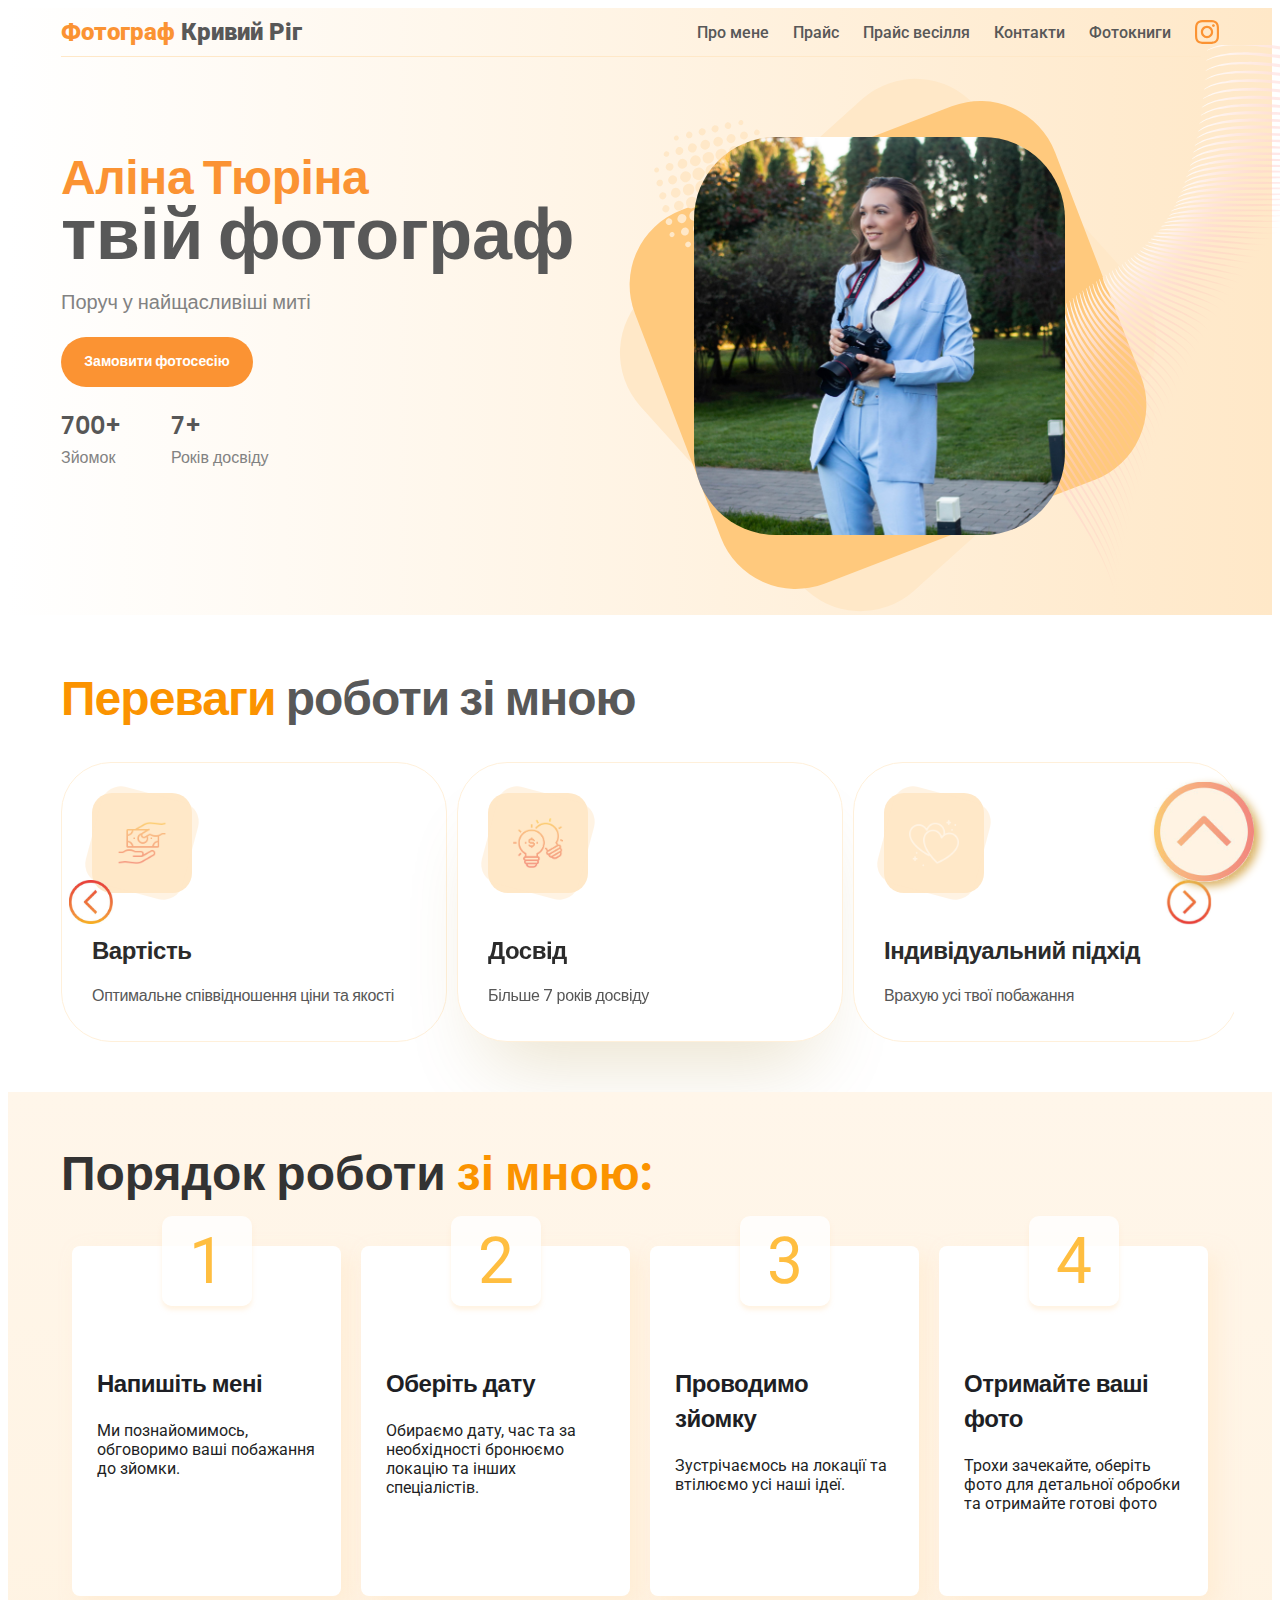
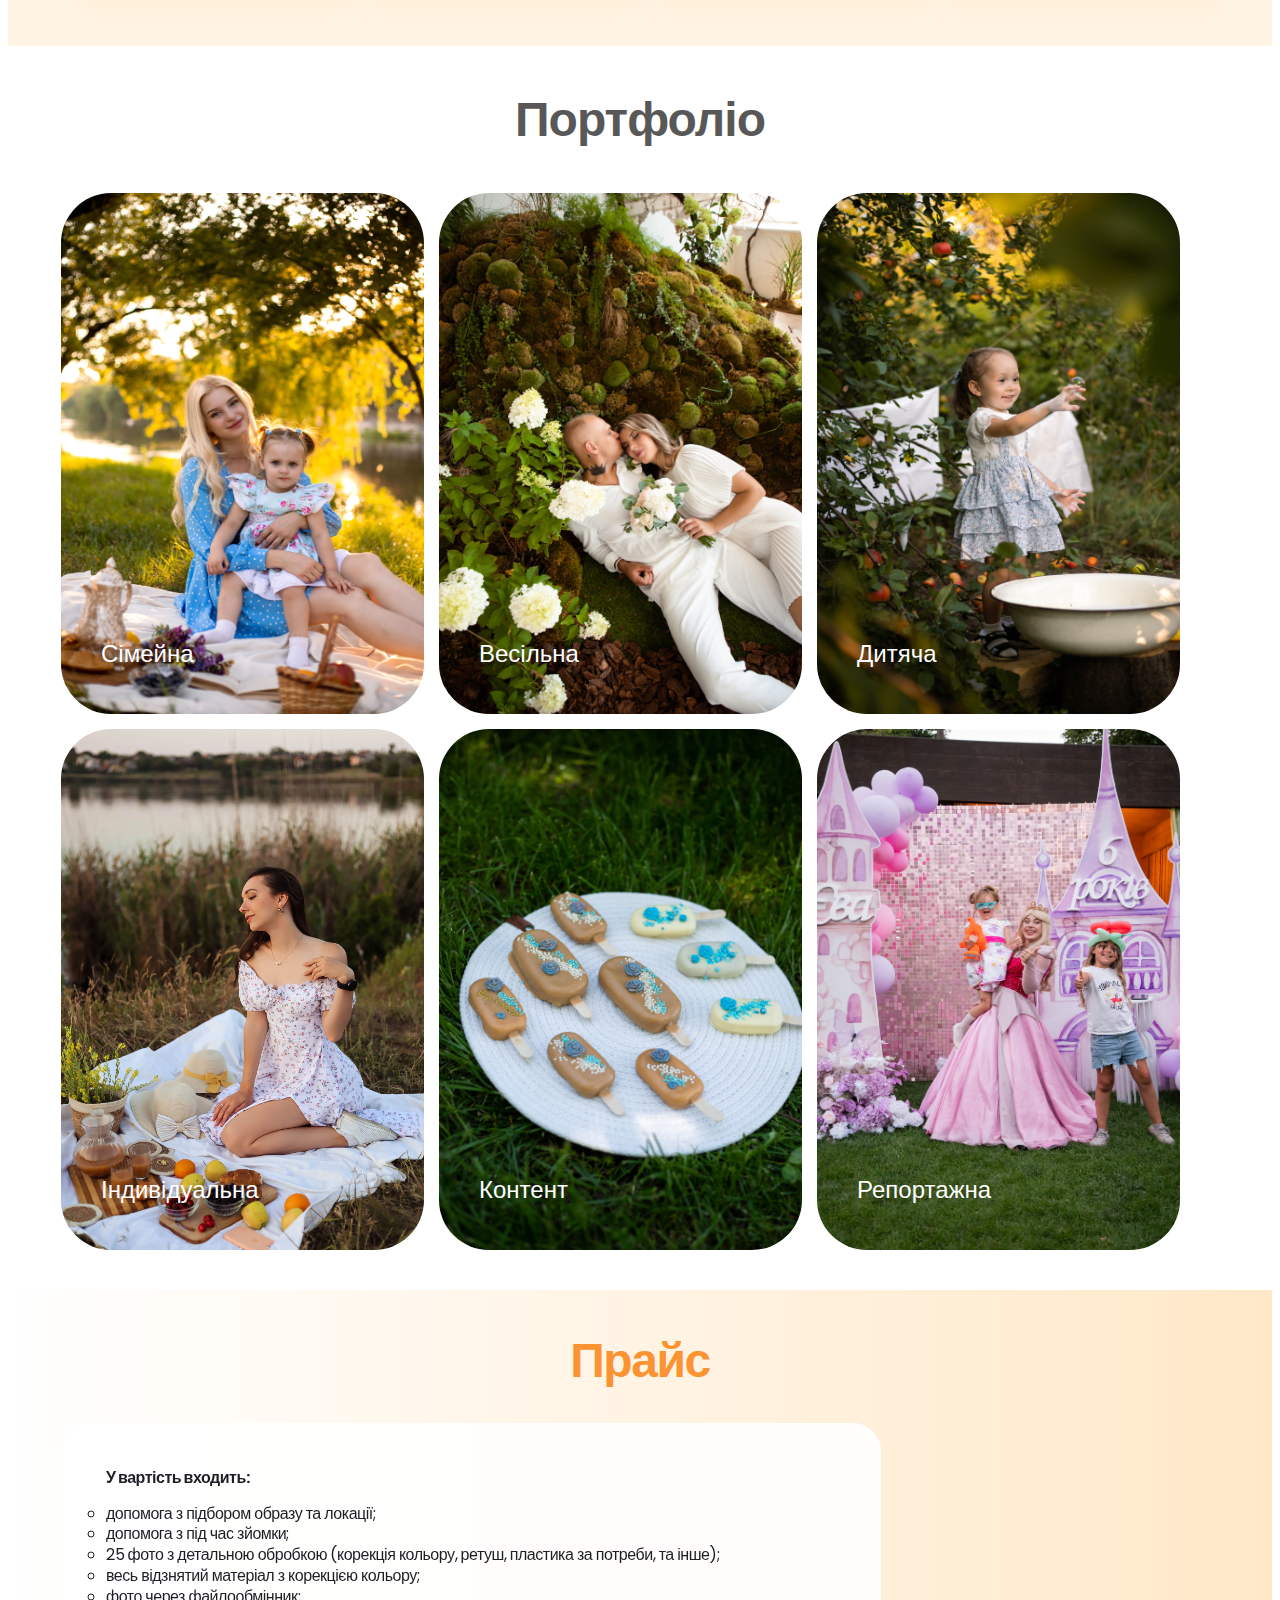
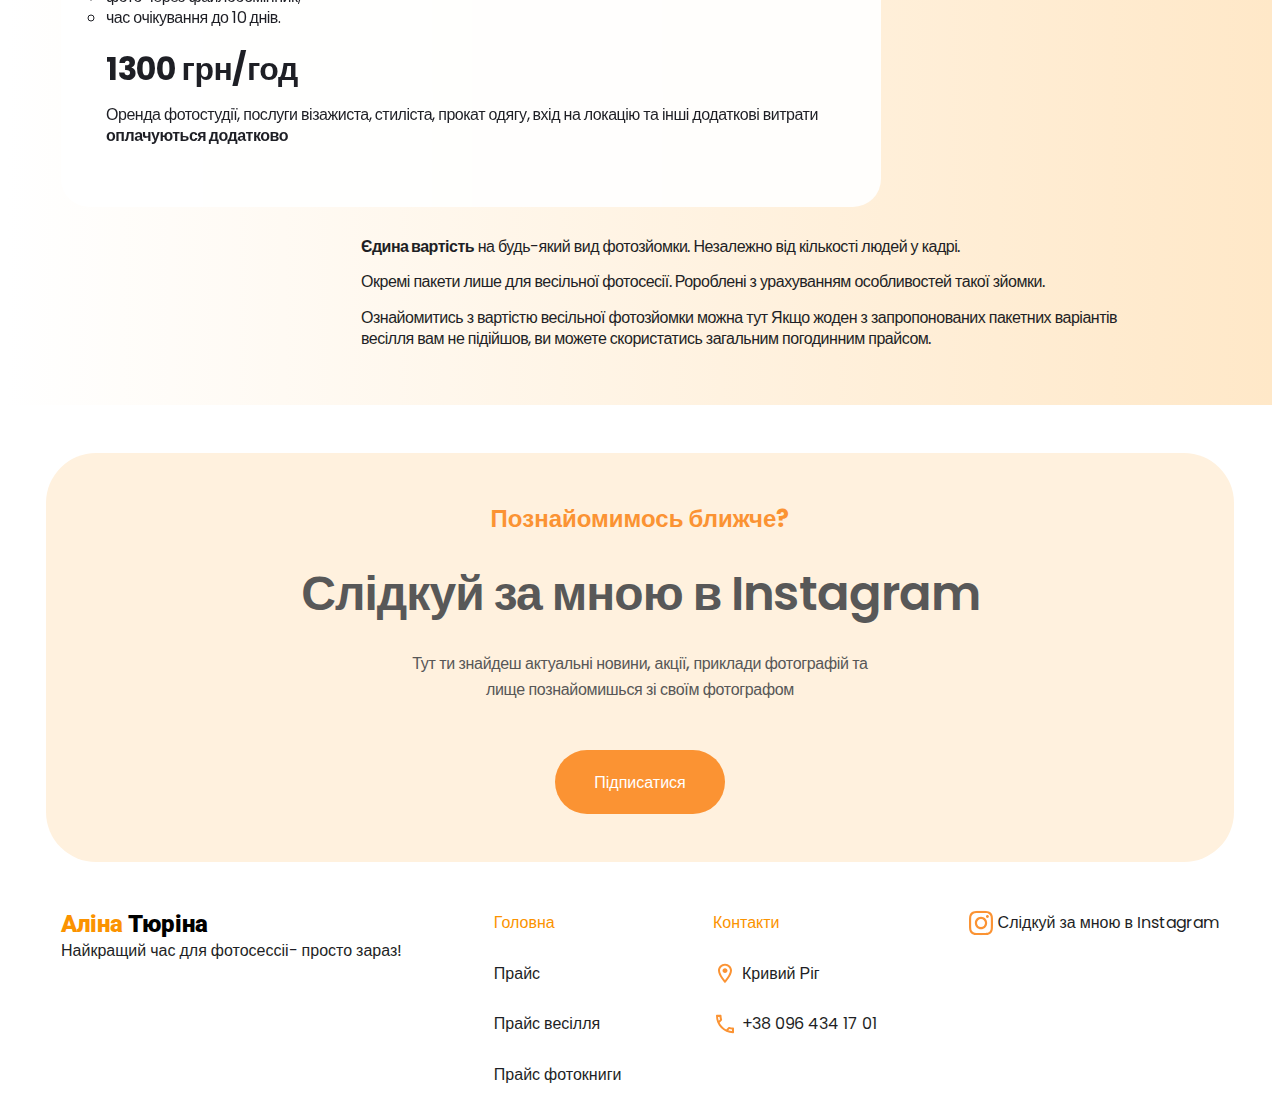
<file: index.html>
<!DOCTYPE html>
<html lang="en">
    <head>
        <meta charset="UTF-8" />
        <meta name="viewport" content="width=device-width, initial-scale=1.0" />
        <title>Фотограф Кривий Ріг</title>
        <link
            rel="stylesheet"
            href="https://cdn.jsdelivr.net/npm/swiper@11/swiper-bundle.min.css"
        />
        <link rel="icon" href="./img/svg/favicon.png" type="image/x-icon" />
        <link rel="stylesheet" href="./style.css" />
        <link rel="preconnect" href="https://fonts.googleapis.com" />
        <link rel="preconnect" href="https://fonts.gstatic.com" crossorigin />
        <link
            href="https://fonts.googleapis.com/css2?family=Roboto:ital,wght@0,100;0,300;0,400;0,500;0,700;0,900;1,100;1,300;1,400;1,500;1,700;1,900&display=swap"
            rel="stylesheet"
        />
        <link rel="preconnect" href="https://fonts.googleapis.com" />
        <link rel="preconnect" href="https://fonts.gstatic.com" crossorigin />
        <link
            href="https://fonts.googleapis.com/css2?family=Poppins:ital,wght@0,100;0,200;0,300;0,400;0,500;0,600;0,700;0,800;0,900;1,100;1,200;1,300;1,400;1,500;1,600;1,700;1,800;1,900&family=Roboto:ital,wght@0,100;0,300;0,400;0,500;0,700;0,900;1,100;1,300;1,400;1,500;1,700;1,900&display=swap"
            rel="stylesheet"
        />
    </head>
    <body>
        <header class="page-header">
            <div class="container">
                <div class="header-container">
                    <nav class="page-nav">
                        <a href="./index.html" class="nav-logo-header"
                            ><span class="header-logo-accent">Фотограф</span> Кривий Ріг</a
                        >
                        <ul class="menu">
                            <li class="nav-list-item">
                                <a href="#about-me" class="nav-link menu-position">Про мене</a>
                            </li>
                            <li class="nav-list-item">
                                <a href="#price" class="nav-link">Прайс</a>
                            </li>
                            <li class="nav-list-item">
                                <a href="./wedding.html" class="nav-link">Прайс весілля</a>
                            </li>
                            <li class="nav-list-item">
                                <a href="#contact" class="nav-link">Контакти</a>
                            </li>
                            <li class="nav-list-item">
                                <a href="./photobook.html" class="nav-link">Фотокниги</a>
                            </li>
                            <li class="social-link-item">
                                <a
                                    href="https://www.instagram.com/alina.tiyrina/"
                                    target="_blank"
                                    class="nav-link-cocial"
                                    ><img src="./img/svg/instagram.svg" alt="" />
                                </a>
                            </li>
                        </ul>
                        <button type="button" class="solid-menu-btn">
                            <img src="./img/svg/menu-bar.png" alt="" />
                        </button>
                    </nav>
                </div>
            </div>
        </header>
        <main>
            <section class="hero-section">
                <div class="container hero-container">
                    <div class="hero-text-block">
                        <h2 class="hero-title">
                            <span class="hero-title-accent">Аліна Тюріна</span>
                            <br />
                            твій фотограф
                        </h2>
                        <p class="hero-text">Поруч у найщасливіші миті</p>
                        <a href="https://www.instagram.com/alina.tiyrina/" class="hero-btn">Замовити фотосесію</a>

                        <div class="hero-statistic">
                            <div class="hero-stat-box">
                                <p class="hero-stat-number">700+</p>
                                <p class="hero-stat-text">Зйомок</p>
                            </div>
                            <div class="hero-stat-box">
                                <p class="hero-stat-number">7+</p>
                                <p class="hero-stat-text">Років досвіду</p>
                            </div>
                            <div class="hero-stat-box">
                                <p class="hero-stat-number"></p>
                                <p class="hero-stat-text"></p>
                            </div>
                        </div>
                    </div>
                    <div class="img-container">
                        <img class="hero-img" src="./img/my-photo.jpg" alt="my photo" />
                        <div class="decor-beg"></div>
                        <div class="decor-orange"></div>
                        <img class="decor-vector" src="./img/svg/Group.svg" alt="" />
                        <img class="decor-vector-one" src="./img/svg/Vector.svg" alt="" />
                    </div>
                </div>
            </section>
            <section class="advantages-section container">
                <h3 class="advantages-title">
                    <span class="advantages-title-accent">Переваги</span> роботи зі мною
                </h3>
                <div class="swiper">
                    <button class="back slider-btn-prev">
                        <img src="./img/svg/arrow.png" alt="" />
                    </button>
                    <ul class="advantages-list swiper-wrapper">
                        <li class="advantages-item swiper-slide">
                            <div class="advantages-decor">
                                <img class="advantages-img" src="./img/svg/cost.png" alt="" />
                                <div class="advantages-decor-second"></div>
                            </div>

                            <p class="advantages-item-title">Вартість</p>
                            <p class="advantages-item-text">
                                Оптимальне співвідношення ціни та якості
                            </p>
                        </li>
                        <li class="advantages-item swiper-slide">
                            <div class="advantages-decor">
                                <img class="advantages-img" src="./img/svg/expiriens.png" alt="" />
                                <div class="advantages-decor-second"></div>
                            </div>

                            <p class="advantages-item-title">Досвід</p>
                            <p class="advantages-item-text">Більше 7 років досвіду</p>
                        </li>
                        <li class="advantages-item swiper-slide">
                            <div class="advantages-decor">
                                <img class="advantages-img" src="./img/svg/individual.png" alt="" />
                                <div class="advantages-decor-second"></div>
                            </div>

                            <p class="advantages-item-title">Індивідуальний підхід</p>
                            <p class="advantages-item-text">Врахую усі твої побажання</p>
                        </li>
                        <li class="advantages-item swiper-slide">
                            <div class="advantages-decor">
                                <img class="advantages-img" src="./img/svg/location.png" alt="" />
                                <div class="advantages-decor-second"></div>
                            </div>

                            <p class="advantages-item-title">Географія</p>
                            <p class="advantages-item-text">Працюю по всьому місту</p>
                        </li>
                        <li class="advantages-item swiper-slide">
                            <div class="advantages-decor">
                                <img class="advantages-img" src="./img/svg/time.png" alt="" />
                                <div class="advantages-decor-second"></div>
                            </div>

                            <p class="advantages-item-title">Швидкість</p>
                            <p class="advantages-item-text">
                                Час очікування готових фото до 10 днів
                            </p>
                        </li>
                        <li class="advantages-item swiper-slide">
                            <div class="advantages-decor">
                                <img class="advantages-img" src="./img/svg/universal.png" alt="" />
                                <div class="advantages-decor-second"></div>
                            </div>

                            <p class="advantages-item-title">Універсальність</p>
                            <p class="advantages-item-text">Проводжу більшість видів зйомки</p>
                        </li>
                    </ul>
                    <button class="slider-btn-next">
                        <img src="./img/svg/arrow.png" alt="" />
                    </button>
                </div>
            </section>
            <!-- Work order -->
            <section class="work-order-section">
                <div class="container">
                    <h2 class="work-section-title">
                        Порядок роботи <span class="accent">зі мною:</span>
                    </h2>
                    <ul class="work-order-list">
                        <li class="work-order-item">
                            <div class="work-order-decor">
                                <p class="work-order-section-number">1</p>
                            </div>
                            <div class="work-div">
                                <h2 class="work-order-section-title">Напишіть мені</h2>
                                <p class="work-order-section-text">
                                    Ми познайомимось, обговоримо ваші побажання до зйомки.
                                </p>
                            </div>
                        </li>
                        <li class="work-order-item">
                            <div class="work-order-decor">
                                <p class="work-order-section-number">2</p>
                            </div>
                            <div class="work-div">
                                <h2 class="work-order-section-title">Оберіть дату</h2>
                                <p class="work-order-section-text">
                                    Обираємо дату, час та за необхідності бронюємо локацію та інших
                                    спеціалістів.
                                </p>
                            </div>
                        </li>
                        <li class="work-order-item">
                            <div class="work-order-decor">
                                <p class="work-order-section-number">3</p>
                            </div>
                            <div class="work-div">
                                <h2 class="work-order-section-title">Проводимо зйомку</h2>
                                <p class="work-order-section-text">
                                    Зустрічаємось на локації та втілюємо усі наші ідеї.
                                </p>
                            </div>
                        </li>
                        <li class="work-order-item">
                            <div class="work-order-decor">
                                <p class="work-order-section-number">4</p>
                            </div>
                            <div class="work-div">
                                <h2 class="work-order-section-title">Отримайте ваші фото</h2>
                                <p class="work-order-section-text">
                                    Трохи зачекайте, оберіть фото для детальної обробки та отримайте
                                    готові фото
                                </p>
                            </div>
                        </li>
                    </ul>
                </div>
            </section>
            <section class="portfolio-sectin container" id="portfolio">
                <h2 class="portfolio-title">Портфоліо</h2>
                <ul class="portfolio-list">
                    <li class="portfolio-item">
                        <img class="portfolio-img" src="./img/family.jpg" alt="" />
                        <p class="portfolio-text">Сімейна</p>
                    </li>
                    <li class="portfolio-item">
                        <img class="portfolio-img" src="./img/wedding.jpg" alt="" />
                        <p class="portfolio-text">Весільна</p>
                    </li>
                    <li class="portfolio-item">
                        <img class="portfolio-img" src="./img/children.jpg" alt="" />
                        <p class="portfolio-text">Дитяча</p>
                    </li>
                    <li class="portfolio-item">
                        <img class="portfolio-img" src="./img/individual.jpg" alt="" />
                        <p class="portfolio-text">Індивідуальна</p>
                    </li>
                    <li class="portfolio-item">
                        <img class="portfolio-img" src="./img/content.jpg" alt="" />
                        <p class="portfolio-text">Контент</p>
                    </li>
                    <li class="portfolio-item">
                        <img class="portfolio-img" src="./img/reportage.jpg" alt="" />
                        <p class="portfolio-text">Репортажна</p>
                    </li>
                </ul>
            </section>
            <section class="price-section" id="price">
                <div class="container">
                    <h2 class="price-title">Прайс</h2>
                    <div class="price-container">
                        <p class="price-text bold">У вартість входить:</p>
                        <ul class="price-list">
                            <li class="price-item">допомога з підбором образу та локації;</li>
                            <li class="price-item">допомога з під час зйомки;</li>
                            <li class="price-item">
                                25 фото з детальною обробкою (корекція кольору, ретуш, пластика за
                                потреби, та інше);
                            </li>
                            <li class="price-item">весь відзнятий матеріал з корекцією кольору;</li>
                            <li class="price-item">фото через файлообмінник;</li>
                            <li class="price-item">час очікування до 10 днів.</li>
                        </ul>
                        <p class="price-text price bold">1300 грн/год</p>
                        <p class="price-text">
                            Оренда фотостудії, послуги візажиста, стиліста, прокат одягу, вхід на
                            локацію та інші додаткові витрати
                            <span class="bold">оплачуються додатково</span>
                        </p>
                    </div>
                    <div class="price-add">
                        <p class="price-text">
                            <span class="bold">Єдина вартість</span> на будь-який вид фотозйомки.
                            Незалежно від кількості людей у кадрі.
                        </p>
                        <p class="price-text">
                            Окремі пакети лише для весільної фотосесії. Ророблені з урахуванням
                            особливостей такої зйомки.
                        </p>
                        <p class="price-text">
                            Ознайомитись з вартістю <a href="/wedding.html">весільної фотозйомки можна тут</a>
                            Якщо жоден з запропонованих пакетних варіантів весілля вам не підійшов,
                            ви можете скористатись загальним погодинним прайсом.
                        </p>
                    </div>
                </div>
            </section>
            <section class="insta-sectiton container" id="contact">
                <div class="insta-box">
                    <p class="insta-preTitle">Познайомимось ближче?</p>
                    <p class="insta-Title">Слідкуй за мною в Instagram</p>
                    <p class="insta-text">
                        Тут ти знайдеш актуальні новини, акції, приклади фотографій та лище
                        познайомишься зі своїм фотографом
                    </p>
                </div>
                <a class="insta-link" href="https://www.instagram.com/alina.tiyrina/"
                    >Підписатися</a
                >
            </section>

            <a class="nav-btn" href="./index.html"
                ><img class="nav-btn-img" src="./img/svg/arrow.png" alt="" />
            </a>
            <footer>
                <section class="footer-section container">
                    <div class="footer-box">
                        <a href="./index.html" class="footer-logo"
                            ><span class="accent">Аліна</span> Тюріна</a
                        >
                        <p class="footer-text">Найкращий час для фотосессіі- просто зараз!</p>
                    </div>
                    <div class="footer-box">
                        <ul class="footer-list">
                            <li class="footer-item">
                                <a class="footer-text accent" href="./index.html">Головна</a>
                            </li>
                            <li class="footer-item">
                                <a class="footer-text link" href="#price">Прайс</a>
                            </li>
                            <li class="footer-item">
                                <a class="footer-text link" href="./wedding.html">Прайс весілля</a>
                            </li>
                            <li class="footer-item">
                                <a class="footer-text link" href="./photobook.html">Прайс фотокниги</a>
                            </li>
                        </ul>
                    </div>
                    <div class="footer-box">
                        <ul class="footer-list">
                            <li class="footer-item">
                                <a class="footer-text accent" href="#contact">Контакти</a>
                            </li>
                            <li class="footer-item">
                                <img src="./img/svg/location_on.svg" alt="" />
                                <p class="footer-text">Кривий Ріг</p>
                            </li>
                            <li class="footer-item">
                                <img src="./img/svg/call.svg" alt="" />
                                <a class="footer-text" href="tel:+380964341701"
                                    >+38 096 434 17 01</a
                                >
                            </li>
                        </ul>
                    </div>
                    <div class="footer-box">
                        <a class="footer-link" href="https://www.instagram.com/alina.tiyrina/">
                            <img src="./img/svg/instagram.svg" alt="" />
                            <p class="footer-text">Слідкуй за мною в Instagram</p></a
                        >
                    </div>
                </section>
            </footer>

            <section class="mobile-menu">
                <div class="mobile-menu-container container">
                    <button class="mobile-close-btn" type="button">
                        <img src="./img/svg/icon-remove.png" alt="" />
                    </button>
                    <nav class="mobile-menu-nav">
                        <ul class="mobile-menu-nav-list">
                            <li class="mobile-list-item">
                                <a class="mobile-menu-nav-item" href="#about-me">Про мене</a>
                            </li>
                            <li class="mobile-list-item">
                                <a class="mobile-menu-nav-item" href="#portfolio">Портфоліо</a>
                            </li>
                            <li class="mobile-list-item">
                                <a class="mobile-menu-nav-item" href="#price">Прайс</a>
                            </li>
                            <li class="mobile-list-item">
                                <a class="mobile-menu-nav-item" href="./wedding.html"
                                    >Прайс весілля</a
                                >
                            </li>
                            <li class="mobile-list-item">
                                <a class="mobile-menu-nav-item" href="#contact">Контакти</a>
                            </li>
                            <li class="mobile-list-item">
                                <a class="mobile-menu-nav-item" href="./photobook.html"
                                    >Фотокниги</a
                                >
                            </li>
                        </ul>
                    </nav>
                    <address class="page-adress-mobile">
                        <ul class="menu-contact-mobile">
                            <li class="adress-item-mobile">
                                <a class="mobile-adress-link" href="tel:+380964341701"
                                    >+38 096 434 17 01</a
                                >
                            </li>
                            <li class="adress-item-mobile">
                                <a
                                    class="mobile-adress-link"
                                    href="https://www.instagram.com/alina.tiyrina/"
                                    >Instagram</a
                                >
                            </li>
                        </ul>
                    </address>
                </div>
            </section>
            <!-- HTML Structure for Modal -->
            <div id="modal" class="modal">
                <span class="close">&times;</span>
                <img class="modal-content" id="modal-img">
                <span class="prev">&#10094;</span>
                <span class="next">&#10095;</span>
              </div>
        </main>

        <script src="https://cdn.jsdelivr.net/npm/swiper@11/swiper-bundle.min.js"></script>
        <script src="./script.js"></script>
    </body>
</html>
</file>
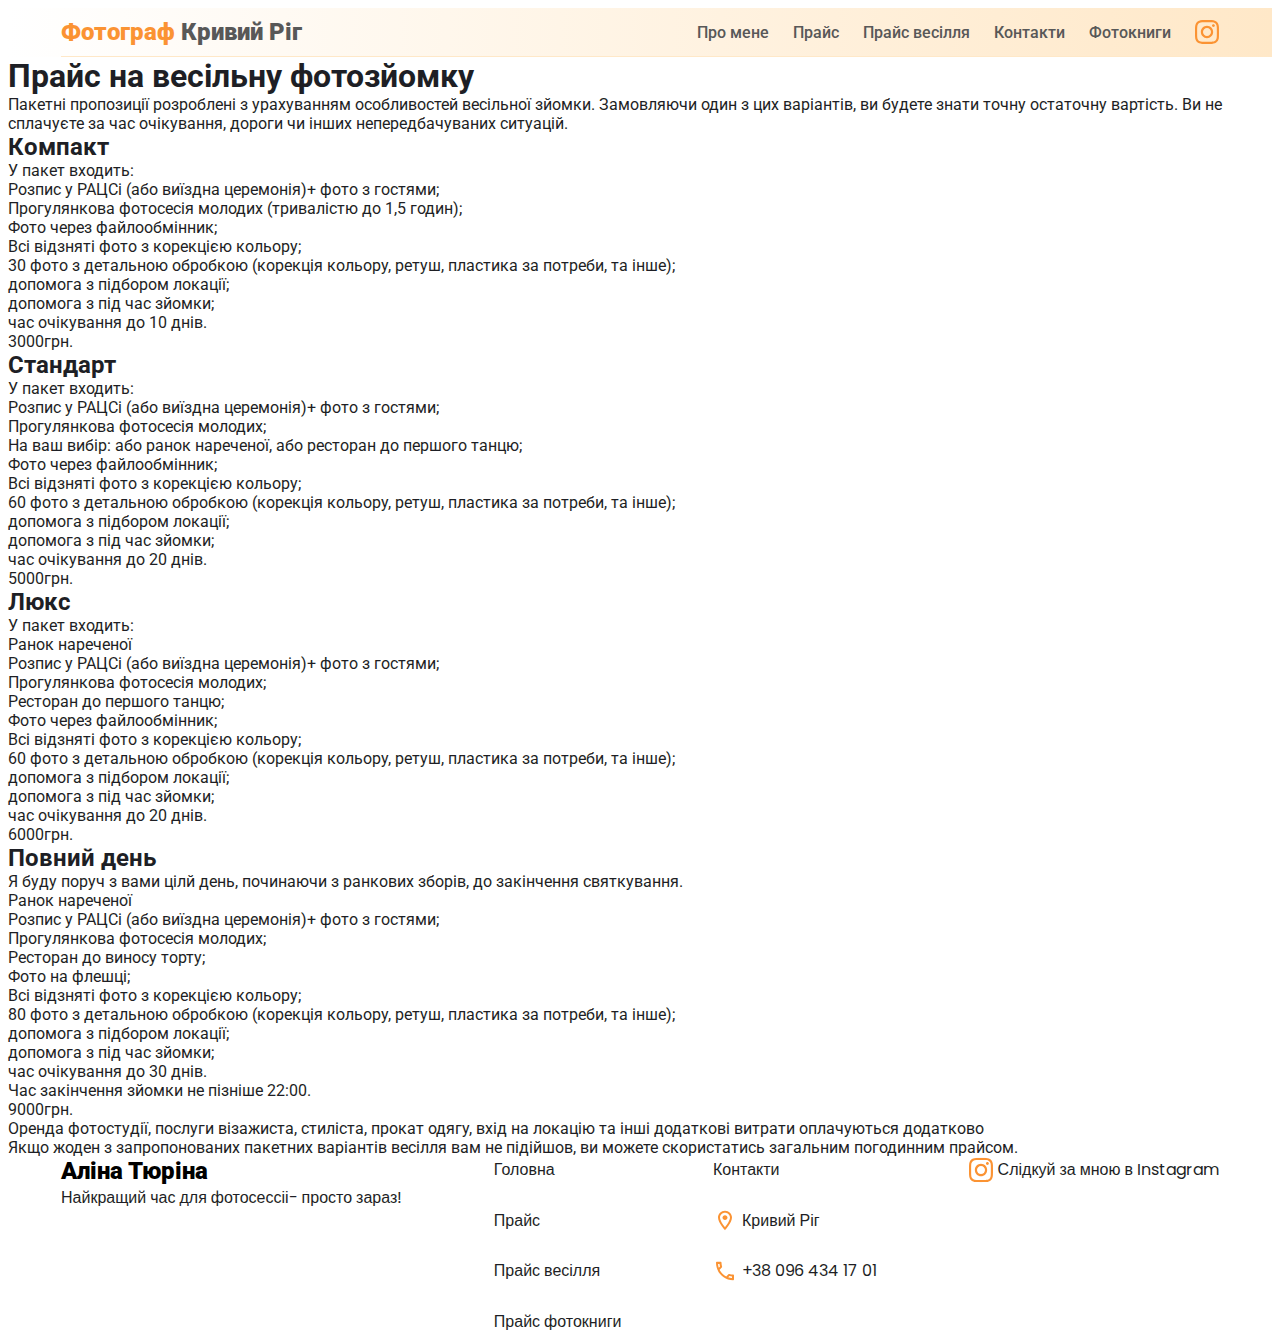
<file: wedding.html>
<!DOCTYPE html>
<html lang="en">
    <head>
        <meta charset="UTF-8" />
        <meta name="viewport" content="width=device-width, initial-scale=1.0" />
        <title>Wedding price</title>
        <link rel="preconnect" href="https://fonts.googleapis.com" />
        <link rel="preconnect" href="https://fonts.gstatic.com" crossorigin />
        <link
            href="https://fonts.googleapis.com/css2?family=Roboto:ital,wght@0,100;0,300;0,400;0,500;0,700;0,900;1,100;1,300;1,400;1,500;1,700;1,900&display=swap"
            rel="stylesheet"
        />
        <link rel="preconnect" href="https://fonts.googleapis.com" />
        <link rel="preconnect" href="https://fonts.gstatic.com" crossorigin />
        <link
            href="https://fonts.googleapis.com/css2?family=Poppins:ital,wght@0,100;0,200;0,300;0,400;0,500;0,600;0,700;0,800;0,900;1,100;1,200;1,300;1,400;1,500;1,600;1,700;1,800;1,900&family=Roboto:ital,wght@0,100;0,300;0,400;0,500;0,700;0,900;1,100;1,300;1,400;1,500;1,700;1,900&display=swap"
            rel="stylesheet"
        />
        <link rel="stylesheet" href="./wedding.css" />
    </head>
    <body>
        <header class="page-header">
            <div class="container">
                <div class="header-container">
                    <nav class="page-nav">
                        <a href="./index.html" class="nav-logo-header"
                            ><span class="header-logo-accent">Фотограф</span> Кривий Ріг</a
                        >
                        <ul class="menu">
                            <li class="nav-list-item">
                                <a href="./index.html#about-me" class="nav-link menu-position">Про мене</a>
                            </li>
                            <li class="nav-list-item">
                                <a href="./index.html#price" class="nav-link">Прайс</a>
                            </li>
                            <li class="nav-list-item">
                                <a href="./wedding.html" class="nav-link">Прайс весілля</a>
                            </li>
                            <li class="nav-list-item">
                                <a href="./index.html#contact" class="nav-link">Контакти</a>
                            </li>
                            <li class="nav-list-item">
                                <a href="./photobook.html" class="nav-link">Фотокниги</a>
                            </li>
                            <li class="social-link-item">
                                <a
                                    href="https://www.instagram.com/alina.tiyrina/"
                                    target="_blank"
                                    class="nav-link-cocial"
                                    ><img src="./img/svg/instagram.svg" alt="" />
                                </a>
                            </li>
                        </ul>
                        <button type="button" class="solid-menu-btn">
                            <img src="./img/svg/menu-bar.png" alt="" />
                        </button>
                    </nav>
                </div>
            </div>
        </header>
        <main>
            <section class="price-section">
                <h1 class="price-top-title">Прайс на весільну фотозйомку</h1>
        
                <p class="central-text">
                  Пакетні пропозиції розроблені з урахуванням особливостей весільної
                  зйомки. Замовляючи один з цих варіантів, ви будете знати точну
                  остаточну вартість. Ви не сплачуєте за час очікування, дороги чи інших
                  непередбачуваних ситуацій.
                </p>
                <div class="price-cont">
                  <div class="pacet">
                    <h2 class="prise-title">Компакт</h2>
                    <p class="price-text">У пакет входить:</p>
                    <ul class="price-list">
                      <li class="price-item">
                        Розпис у РАЦСі (або виїздна церемонія)+ фото з гостями;
                      </li>
                      <li class="price-item">
                        Прогулянкова фотосесія молодих (тривалістю до 1,5 годин);
                      </li>
                      <li class="price-item">Фото через файлообмінник;</li>
                      <li class="price-item">Всі відзняті фото з корекцією кольору;</li>
                      <li class="price-item">
                        30 фото з детальною обробкою (корекція кольору, ретуш, пластика
                        за потреби, та інше);
                      </li>
                      <li class="price-item">допомога з підбором локації;</li>
                      <li class="price-item">допомога з під час зйомки;</li>
                      <li class="price-item">час очікування до 10 днів.</li>
                    </ul>
                    <p class="price-total">3000грн.</p>
                  </div>
                  <div class="pacet">
                    <h2 class="prise-title">Стандарт</h2>
                    <p class="price-text">У пакет входить:</p>
                    <ul class="price-list">
                      <li class="price-item">
                        Розпис у РАЦСі (або виїздна церемонія)+ фото з гостями;
                      </li>
                      <li class="price-item">
                        Прогулянкова фотосесія молодих;
                      </li>
                      <li class="price-item">
                        На ваш вибір: або ранок нареченої, або ресторан до першого
                        танцю;
                      </li>
                      <li class="price-item">Фото через файлообмінник;</li>
                      <li class="price-item">Всі відзняті фото з корекцією кольору;</li>
                      <li class="price-item">
                        60 фото з детальною обробкою (корекція кольору, ретуш, пластика
                        за потреби, та інше);
                      </li>
                      <li class="price-item">допомога з підбором локації;</li>
                      <li class="price-item">допомога з під час зйомки;</li>
                      <li class="price-item">час очікування до 20 днів.</li>
                    </ul>
                    <p class="price-total">5000грн.</p>
                  </div>
                  <div class="pacet">
                    <h2 class="prise-title">Люкс</h2>
                    <p class="price-text">У пакет входить:</p>
                    <ul class="price-list">
                      <li class="price-item">Ранок нареченої</li>
                      <li class="price-item">
                        Розпис у РАЦСі (або виїздна церемонія)+ фото з гостями;
                      </li>
                      <li class="price-item">Прогулянкова фотосесія молодих;</li>
                      <li class="price-item">Ресторан до першого танцю;</li>
                      <li class="price-item">Фото через файлообмінник;</li>
                      <li class="price-item">Всі відзняті фото з корекцією кольору;</li>
                      <li class="price-item">
                        60 фото з детальною обробкою (корекція кольору, ретуш, пластика
                        за потреби, та інше);
                      </li>
                      <li class="price-item">допомога з підбором локації;</li>
                      <li class="price-item">допомога з під час зйомки;</li>
                      <li class="price-item">час очікування до 20 днів.</li>
                    </ul>
                    <p class="price-total">6000грн.</p>
                  </div>
                  <div class="pacet">
                    <h2 class="prise-title">Повний день</h2>
                    <p class="price-text">
                      Я буду поруч з вами цілй день, починаючи з ранкових зборів, до
                      закінчення святкування.
                    </p>
                    <ul class="price-list">
                      <li class="price-item">Ранок нареченої</li>
                      <li class="price-item">
                        Розпис у РАЦСі (або виїздна церемонія)+ фото з гостями;
                      </li>
                      <li class="price-item">Прогулянкова фотосесія молодих;</li>
                      <li class="price-item">Ресторан до виносу торту;</li>
                      <li class="price-item">Фото на флешці;</li>
                      <li class="price-item">Всі відзняті фото з корекцією кольору;</li>
                      <li class="price-item">
                        80 фото з детальною обробкою (корекція кольору, ретуш, пластика
                        за потреби, та інше);
                      </li>
                      <li class="price-item">допомога з підбором локації;</li>
                      <li class="price-item">допомога з під час зйомки;</li>
                      <li class="price-item">час очікування до 30 днів.</li>
                    </ul>
                    <p class="price-text">Час закінчення зйомки не пізніше 22:00.</p>
                    <p class="price-total">9000грн.</p>
                  </div>
                  <div class="dop">
                    <p class="price-text">
                      Оренда фотостудії, послуги візажиста, стиліста, прокат одягу, вхід
                      на локацію та інші додаткові витрати оплачуються додатково
                    </p>
                    <p class="price-text">
                      Якщо жоден з запропонованих пакетних варіантів весілля вам не
                      підійшов, ви можете скористатись загальним погодинним прайсом.
                    </p>
                  </div>
                </div>
              </section>
        </main>
        <footer>
            <section class="footer-section container">
                <div class="footer-box">
                    <a href="./index.html" class="footer-logo"
                        ><span class="accent">Аліна</span> Тюріна</a
                    >
                    <p class="footer-text">Найкращий час для фотосессіі- просто зараз!</p>
                </div>
                <div class="footer-box">
                    <ul class="footer-list">
                        <li class="footer-item">
                            <a class="footer-text accent" href="./index.html">Головна</a>
                        </li>
                        <li class="footer-item">
                            <a class="footer-text" href="./index.html#price">Прайс</a>
                        </li>
                        <li class="footer-item">
                            <a class="footer-text" href="./wedding.html">Прайс весілля</a>
                        </li>
                        <li class="footer-item">
                            <a class="footer-text" href="./photobook.html">Прайс фотокниги</a>
                        </li>
                    </ul>
                </div>
                <div class="footer-box">
                    <ul class="footer-list">
                        <li class="footer-item">
                            <a class="footer-text accent" href="./index.html#contact">Контакти</a>
                        </li>
                        <li class="footer-item">
                            <img src="./img/svg/location_on.svg" alt="" />
                            <p class="footer-text">Кривий Ріг</p>
                        </li>
                        <li class="footer-item">
                            <img src="./img/svg/call.svg" alt="" />
                            <a class="footer-text" href="tel:+380964341701">+38 096 434 17 01</a>
                        </li>
                    </ul>
                </div>
                <div class="footer-box">
                    <a class="footer-link" href="https://www.instagram.com/alina.tiyrina/">
                        <img src="./img/svg/instagram.svg" alt="" />
                        <p class="footer-text">Слідкуй за мною в Instagram</p></a
                    >
                </div>
            </section>
        </footer>

        <section class="mobile-menu">
            <div class="mobile-menu-container container">
                <button class="mobile-close-btn" type="button">
                    <img src="./img/svg/icon-remove.png" alt="" />
                </button>
                <nav class="mobile-menu-nav">
                    <ul class="mobile-menu-nav-list">
                        <li class="mobile-list-item">
                            <a class="mobile-menu-nav-item" href="./index.html#about-me">Про мене</a>
                        </li>
                        <li class="mobile-list-item">
                            <a class="mobile-menu-nav-item" href="./index.html#portfolio">Портфоліо</a>
                        </li>
                        <li class="mobile-list-item">
                            <a class="mobile-menu-nav-item" href="./index.html#price">Прайс</a>
                        </li>
                        <li class="mobile-list-item">
                            <a class="mobile-menu-nav-item" href="./wedding.html">Прайс весілля</a>
                        </li>
                        <li class="mobile-list-item">
                            <a class="mobile-menu-nav-item" href="./index.html#contact">Контакти</a>
                        </li>
                        <li class="mobile-list-item">
                            <a class="mobile-menu-nav-item" href="./photobook.html">Фотокниги</a>
                        </li>
                    </ul>
                </nav>
                <address class="page-adress-mobile">
                    <ul class="menu-contact-mobile">
                        <li class="adress-item-mobile">
                            <a class="mobile-adress-link" href="tel:+380964341701"
                                >+38 096 434 17 01</a
                            >
                        </li>
                        <li class="adress-item-mobile">
                            <a
                                class="mobile-adress-link"
                                href="https://www.instagram.com/alina.tiyrina/"
                                >Instagram</a
                            >
                        </li>
                    </ul>
                </address>
            </div>
        </section>
        <script src="https://cdn.jsdelivr.net/npm/swiper@11/swiper-bundle.min.js"></script>
        <script src="./script.js"></script>
    </body>
</html>
</file>
<file: style.css>
/* =================Base================== */
body {
    background-color: #fff;
    font-family: 'Roboto', sans-serif;
    color: #1e1f25;
}
a {
    text-decoration: none;
    color: #1e1f25;
}
ul,
ol {
    list-style: none;
}
button {
    cursor: pointer;
}
img {
    display: block;
    max-width: 100%;
}

.page-container {
    min-height: 100vh;
    display: flex;
    flex-direction: column;
}
main {
    flex-grow: 1;
}
h1,
h2,
h3,
h4,
h5,
h6,
p {
    margin-top: 0;
    margin-bottom: 0;
}
ol,
ul {
    margin-top: 0;
    margin-bottom: 0;
    padding-left: 0;
}
.container {
    max-width: 375px;
    margin-left: auto;
    margin-right: auto;
    padding: 0 15px;
}
.visually-hidden {
    position: absolute;
    width: 1px;
    height: 1px;
    margin: -1px;
    border: 0;
    padding: 0;
    white-space: nowrap;
    clip-path: inset(100%);
    clip: rect(0 0 0 0);
    overflow: hidden;
}
@media screen and (min-width: 1120px) {
    .container {
        max-width: 1158px;
    }
}
/* =================Header================== */
.page-header {
    background: linear-gradient(to right, rgb(255, 255, 255), #ffe8c8);
    padding: 10px;
}
.header-container {
    z-index: 99999999;
}
.header-container::after {
    content: '';
    height: 1px;
    width: 320px;
    background-color: #ffe8c8;
    position: relative;
    display: block;
    bottom: -10px;
}
.page-nav {
    display: flex;
    align-items: center;
    justify-content: space-between;
}
.nav-logo-header {
    font-size: 14px;
    font-style: normal;
    font-weight: 900;
    color: #585858;
}
.header-logo-accent {
    color: #fb9333;
}
.menu {
    display: none;
}
.nav-list-item {
    font-size: 16px;
    font-weight: 500;
}
.nav-link:hover,
.nav-link:active,
.nav-link:focus {
    color: #fb9333;
}
.nav-link {
    color: #585858;
}
.menu-position {
}
.social-link-item {
}
.nav-link-cocial {
}
.social-icon {
}
.solid-menu-btn {
    background-color: transparent;
    border-color: transparent;
    width: 50px;
    height: 50px;
}
.solid-menu {
    display: none;
}

@media screen and (min-width: 1120px) {
    .header-container::after {
        width: 1140px;
    }
    .menu {
        display: flex;
        align-items: center;
        gap: 24px;
    }
    .nav-logo-header {
        font-size: 24px;
    }
    .solid-menu-btn {
        display: none;
    }
}
/* =================Hero================== */
.hero-section {
    background: linear-gradient(to right, rgb(255, 255, 255), #ffe8c8);
    padding: 40px 10px;
}
.hero-text-block {
    display: flex;
    flex-direction: column;
    gap: 20px;
}
.hero-title {
    color: #585858;
    font-family: 'Poppins', sans-serif;
    font-size: 48px;
    font-weight: 700;
    line-height: 0.9; /* 32px */
    letter-spacing: -0.4px;
}
.hero-title-accent {
    color: #fb9333;
    font-family: 'Poppins', sans-serif;
    font-size: 32px;
    font-weight: 700;
}
.hero-text {
    color: #828282;
    font-family: 'Poppins', sans-serif;
    font-size: 20px;
    font-weight: 500;
}
.hero-btn {
    display: flex;
    width: 192px;
    height: 50px;

    justify-content: center;
    align-items: center;
    border-radius: 100px;
    background: #fb9333;
    color: #fff;
    font-family: 'Poppins', sans-serif;
    font-size: 14px;
    font-weight: 600;
    line-height: 130%; /* 18.2px */
    border-color: transparent;
}
.hero-btn:focus,
.hero-btn:hover,
.hero-btn:active {
    background-color: #fff0dc;
    color: #fb9333;
}

.hero-statistic {
    display: flex;
    gap: 50px;
}
.hero-container {
    display: flex;
    flex-direction: column;
    gap: 50px;
}
.hero-stat-box {
}
.hero-stat-number {
    color: #575757;
    font-family: 'Poppins', sans-serif;
    font-size: 24px;
    font-weight: 600;
    line-height: 160%; /* 38.4px */
}
.hero-stat-text {
    color: #828282;
    font-family: 'Poppins', sans-serif;
    font-size: 16px;
    font-weight: 500;
    line-height: 160%; /* 25.6px */
}
.hero-img {
    width: 180px;
    height: 200px;
    border-radius: 82px;
    position: relative;
    z-index: 99;
    margin-left: auto;
    margin-right: auto;
}
.decor-orange {
    content: '';
    width: 200px;
    height: 250px;
    border-radius: 80px;
    background: #ffc97d;
    position: absolute;
    top: -17px;
    left: 78px;
    rotate: 69deg;
}
.decor-beg {
    content: '';
    width: 200px;
    height: 250px;
    border-radius: 80px;
    background: #ffe8c8;
    position: absolute;
    top: -17px;
    left: 46px;
    rotate: 48deg;
}
.img-container {
    position: relative;
}
.decor-vector-one {
    position: absolute;
    top: -205px;
    right: 0px;
}
.decor-vector {
    position: absolute;
    top: -39px;
    left: 0;
}
@media screen and (min-width: 1120px) {
    .hero-section {
        padding: 80px 10px;
    }
    .hero-title {
        font-size: 72px;
    }
    .hero-title-accent {
        font-size: 48px;
    }
    .hero-container {
        flex-direction: row;
        gap: 120px;
    }
    .hero-img {
        width: 371px;
        height: 398px;
        margin: 0;
    }
    .decor-orange {
        width: 400px;
        height: 450px;
        top: -17px;
        left: -6px;
        rotate: 69deg;
    }
    .decor-beg {
        width: 400px;
        height: 450px;
        top: -17px;
        left: -6px;
        rotate: 48deg;
    }
    .decor-vector {
        position: absolute;
        top: -39px;
        left: -74px;
    }
    .decor-vector-one {
        top: -92px;
        right: -248px;
    }
}
/* =================advantages================== */
.advantages-section {
    padding: 50px 15px;
    position: relative;
    overflow: hidden;
}
.advantages-title {
    color: #585858;
    font-family: 'Poppins', sans-serif;
    font-size: 24px;
    font-weight: 600;
    line-height: 140%;
    letter-spacing: -0.96px;
    margin-bottom: 30px;
}
.advantages-title-accent {
    color: #fb9300;
}
.advantages-list {
    display: flex;
    gap: 10px;
}
.advantages-item {
    display: flex;
    flex-direction: column;
    padding: 30px;

    align-items: flex-start;
    justify-content: end;
    gap: 10px;
    width: 300px;
    height: 280px;
    border-radius: 50px;
    border: 1px solid #fff0da;
    background: #fff;
    position: relative;
    box-sizing: border-box;
}
.advantages-decor {
    content: '';
    box-sizing: border-box;
    width: 100px;
    height: 100px;
    position: absolute;
    border-radius: 20px;
    background: #ffe8c8;
    padding: 25px;
    top: 30px;
}
.advantages-img {
    width: 50px;
    height: 50px;
}
.advantages-item-title {
    color: #2b2b2b;
    font-family: 'Poppins', sans-serif;
    font-size: 24px;
    font-style: normal;
    font-weight: 600;
    line-height: 180%; /* 43.2px */
    letter-spacing: -0.48px;
}
.advantages-item-text {
    color: #575757;
    font-family: 'Poppins', sans-serif;
    font-size: 16px;
    font-style: normal;
    font-weight: 400;
    line-height: 180%; /* 28.8px */
    letter-spacing: -0.32px;
}
.advantages-decor-second {
    content: '';
    width: 100px;
    height: 100px;
    transform: rotate(15deg);
    flex-shrink: 0;
    border-radius: 20px;
    background: rgba(255, 232, 200, 0.5);
    position: absolute;
    top: 0;
    left: 0;
}
.slider-btn-next,
.slider-btn-prev {
    background-color: transparent;
    border-color: transparent;
    width: 60px;
    height: 60px;
    position: absolute;
    right: 0;
    z-index: 9999;
}
.back {
    rotate: 180deg;
    left: 0;
    position: absolute;
    z-index: 9999;
}
.swiper {
    display: flex;
    align-items: center;
    overflow: visible;
}
.swiper-slide-next {
    box-shadow: 0px 50px 80px -30px rgba(151, 109, 0, 0.2);
}
@media screen and (min-width: 1120px) {
    .advantages-item-title {
        font-size: 24px;
    }
    .advantages-title {
        font-size: 48px;
    }
}
.accent {
    color: #fb9300;
}
.work-order-section {
    background: linear-gradient(180deg, #fff6ea 0%, rgba(255, 232, 199, 0.5) 100%);
    padding: 50px 15px;
}
.work-section-title {
    color: #333;
    font-family: 'Poppins', sans-serif;
    font-size: 24px;
    font-weight: 600;
    line-height: 63.984px; /* 133.3% */
    margin-bottom: 40px;
}
.work-order-list {
    display: flex;
    flex-direction: column;
    gap: 20px;
    justify-content: center;
    align-items: center;
}
.work-order-item {
    box-sizing: border-box;
    width: 269px;
    height: 350px;
    border-radius: 8px;
    background: #fff;
    box-shadow: 10px 10px 20px 0px rgba(255, 232, 200, 0.5);
    display: flex;
    flex-direction: column;
    justify-content: flex-start;
    align-items: center;
    padding: 25px;
    padding-top: 120px;
    position: relative;
}
.work-order-section-number {
    color: #ffbe40;
    font-size: 64px;
    font-weight: 400;
}
.work-order-decor {
    position: absolute;
    box-sizing: border-box;
    top: -30px;
    height: 90px;
    width: 90px;
    border-radius: 10px;
    background: rgba(255, 255, 255, 0.8);
    box-shadow: 0px 4px 4px 0px rgba(255, 232, 200, 0.5);
    display: flex;
    justify-content: center;
    align-items: center;
}
.work-div {
}
.work-order-section-title {
    font-family: 'Poppins', sans-serif;
    font-size: 24px;
    font-style: normal;
    font-weight: 600;
    letter-spacing: -0.48px;
    margin-bottom: 20px;
}
.work-order-section-text {
}
@media screen and (min-width: 1120px) {
    .work-section-title {
        font-size: 48px;
    }
    .work-order-list {
        flex-direction: row;
        gap: 20px;
    }
}
.portfolio-sectin {
    padding: 40px 15px;
}
.portfolio-title {
    color: #585858;
    text-align: center;
    font-family: 'Poppins', sans-serif;
    font-size: 24px;
    font-weight: 600;
    line-height: 140%; /* 67.2px */
    letter-spacing: -0.96px;
    margin-bottom: 40px;
}
.portfolio-list {
    display: grid;
    grid-template-columns: 363px;
    gap: 15px;
}
.portfolio-item {
    position: relative;
}

.portfolio-img {
    border-radius: 50px;
    width: 363px;
    height: 521px;
}
.portfolio-text {
    position: absolute;
    bottom: 45px;
    left: 40px;
    color: #fff;
    font-family: 'Poppins', sans-serif;
    font-size: 24px;
    font-weight: 500;
    line-height: 130%; /* 31.2px */
}
@media screen and (min-width: 1120px) {
    .portfolio-title {
        font-size: 48px;
    }
    .portfolio-list {
        display: grid;
        grid-template-columns: 363px 363px 363px;
        gap: 15px;
    }
}
.price-section {
    background: linear-gradient(to right, rgb(255, 255, 255), #ffe8c8);
    padding: 10px;
    padding-top: 40px;
    padding-bottom: 40px;
}

.price-title {
    color: #fb9333;
    font-family: 'Poppins', sans-serif;
    font-size: 48px;
    font-weight: 700;
    line-height: 130%; /* 93.6px */
    letter-spacing: -1.44px;
    text-align: center;
    margin-bottom: 30px;
}
.bold {
    font-weight: 700;
}
.price-container {
    border-radius: 28px;
    background: rgba(255, 255, 255, 0.9);
    backdrop-filter: blur(4px);
    padding: 45px;
}
.price-text,
.price-item {
    font-family: 'Poppins', sans-serif;
    line-height: 130%;
    letter-spacing: -0.48px;
}
.price-text {
    margin-bottom: 15px;
}
.price {
    font-size: 32px;
}
.price-list {
    list-style: circle;
    margin-bottom: 20px;
}
.price-item {
}
.price-add {
    margin-top: 20px;
}
@media screen and (min-width: 1120px) {
    .price-container {
        width: 730px;
    }
    .price-add {
        margin-left: 300px;
        margin-top: 30px;
        width: 800px;
    }
}
.insta-sectiton {
    width: 1170px;
    border-radius: 50px;
    background: #fff1de;
    margin-bottom: 48px;
    padding-bottom: 48px;
    position: relative;
}
.container {
}
.insta-box {
    display: flex;
    flex-direction: column;
    justify-content: center;
    gap: 24px;
    margin-left: auto;
    margin-right: auto;
    margin-top: 48px;
    padding-top: 48px;
    padding-bottom: 48px;
}
.insta-preTitle {
    color: #fb9333;
    text-align: center;
    font-family: 'Poppins', sans-serif;
    font-size: 24px;
    font-weight: 700;
}
.insta-Title {
    color: #585858;
    text-align: center;
    font-family: 'Poppins', sans-serif;
    font-size: 24px;
    font-weight: 600;
    line-height: 140%; /* 67.2px */
    letter-spacing: -0.96px;
}
.insta-text {
    color: #575757;
    text-align: center;
    font-family: 'Poppins', sans-serif;
    font-size: 16px;
    font-weight: 500;
    line-height: 160%; /* 25.6px */
    letter-spacing: -0.32px;
    margin-left: auto;
    margin-right: auto;
}
.insta-link {
    display: flex;
    width: 170px;
    height: 64px;
    padding: 10px 16px;
    justify-content: center;
    align-items: center;
    gap: 16px;
    border-radius: 100px;
    background: #fb9333;
    color: #fff;
    text-align: center;
    font-family: 'Poppins', sans-serif;
    box-sizing: border-box;
    margin-left: auto;
    margin-right: auto;
}

.insta-link:focus,
.insta-link:hover,
.insta-link:active {
    background-color: #fff0dc;
    color: #fb9333;
    border: 1px solid #fb9300;
}
.insta-img-decor {
    position: absolute;
    top: -201px;
    right: 93px;
    rotate: 238deg;
    z-index: 0;
}
@media screen and (min-width: 1120px) {
    .insta-box {
        width: 700px;
    }
    .insta-Title {
        font-size: 48px;
    }
    .insta-text {
        width: 462px;
    }
}
.nav-btn {
    display: block;
    width: 50px;
    height: 50px;
    background-color: rgba(255, 232, 200, 0.5);
    border-radius: 50%;
    box-shadow: 5px 4px 10px #daaf5c;
    position: fixed;
    right: 10%;
    bottom: 2%;
    letter-spacing: 0;
    z-index: 9999999;
}
.nav-btn:hover {
    border: 0.5px solid #daaf5c;
}

.nav-btn-img {
    rotate: -90deg;
    opacity: 60%;
}
@media screen and (min-width: 720px) {
    .nav-btn {
        width: 100px;
        height: 100px;
        right: 2%;
    }
}
.footer-section {
    display: flex;
    flex-direction: column;
    justify-content: space-between;
}
.footer-logo {
    color: #000;
    font-size: 24px;
    font-weight: 900;
}
.footer-box {
}

.footer-text {
    /* color: #575757; */
    font-family: 'Poppins', sans-serif;
    font-size: 16px;
    font-weight: 400;
    line-height: 160%; /* 25.6px */
}
.footer-list {
    display: flex;
    flex-direction: column;
}
.footer-item {
    display: flex;
    gap: 5px;
}
.footer-link {
    display: flex;
    gap: 5px;
}
.link:hover,
.link:active,
.link:focus{
    color: #fb9300;
}
@media screen and (min-width: 1120px) {
    .footer-section {
        flex-direction: row;
    }
    .footer-list {
        gap: 25px;
    }
}
/* mobile menu */

.mobile-menu {
    background-color: #fff1de;
    position: fixed;
    z-index: 999999;
    top: 0;
    right: 0;
    width: 250px;
    height: 100%;

    transform: translateX(100%);
    transition: transform 250ms linear;
}

.mobile-menu.is-open {
    transform: translateX(0%);
}

.mobile-menu-nav-item {
    color: #2b2a2a;

    font-size: 20px;
}
.mobile-menu-nav-item:hover,
.mobile-menu-nav-item:focus,
.mobile-menu-nav-item:active {
    color: #fb9300;
}

.mobile-menu-container {
    position: relative;
    padding-left: 30px;
    padding-top: 80px;
}
.mobile-menu-nav {
    margin-top: 72px;
    margin-bottom: 168px;
}
.mobile-close-btn {
    border: none;
    background-color: transparent;
    line-height: 0;
    padding: 0;
    position: absolute;
    right: 24px;

    z-index: 9999999;
    border-radius: 50%;
    width: 24px;
    height: 24px;
}
.page-adress-mobile {
    margin-bottom: 48px;
}
.mobile-list-item {
    margin-bottom: 10px;
}
.mobile-adress-link {
    color: #2b2a2a;
    font-family: 'Poppins', sans-serif;
    font-size: 20px;
    font-style: normal;
    font-weight: 400;
    line-height: normal;
}
.mobile-adress-link:focus,
.mobile-adress-link:active {
    color: #4d5ae5;
}

.mobile-list-link-container {
    display: flex;
    align-items: center;
    gap: 40px;
}
@media screen and (min-width: 720px) {
    .mobile-menu {
        display: none;
    }
}
.modal {
    display: none;
    position: fixed;
    z-index: 999999999;
    left: 0;
    top: 0;
    width: 100%;
    height: 100%;
    background-color: rgba(0, 0, 0, 0.9);
  }
  
  .modal-content {
    margin: auto;
    display: block;
    width: 80%;
    max-width: 700px;
  }
  
  .close {
    position: absolute;
    top: 30px;
    right: 30px;
    color: white;
    font-size: 35px;
    font-weight: bold;
    cursor: pointer;
  }
  
  .close:hover,
  .close:focus {
    color: #bbb;
  }
  .prev, .next {
    cursor: pointer;
    position: absolute;
    top: 50%;
    width: auto;
    margin-top: -22px;
    padding: 16px;
    color: white;
    font-weight: bold;
    font-size: 30px;
    user-select: none;
    -webkit-user-select: none;
  }
  
  .prev {
    left: 0;
  }
  
  .next {
    right: 0;
  }
  
  .prev:hover, .next:hover {
    background-color: rgba(0, 0, 0, 0.8);
  }
</file>
<file: wedding.css>
/* =================Base================== */
body {
    background-color: #fff;
    font-family: 'Roboto', sans-serif;
    color: #1e1f25;
}
a {
    text-decoration: none;
    color: #1e1f25;
}
ul,
ol {
    list-style: none;
}
button {
    cursor: pointer;
}
img {
    display: block;
    max-width: 100%;
}

.page-container {
    min-height: 100vh;
    display: flex;
    flex-direction: column;
}
main {
    flex-grow: 1;
}
h1,
h2,
h3,
h4,
h5,
h6,
p {
    margin-top: 0;
    margin-bottom: 0;
}
ol,
ul {
    margin-top: 0;
    margin-bottom: 0;
    padding-left: 0;
}
.container {
    max-width: 375px;
    margin-left: auto;
    margin-right: auto;
    padding: 0 15px;
}
.visually-hidden {
    position: absolute;
    width: 1px;
    height: 1px;
    margin: -1px;
    border: 0;
    padding: 0;
    white-space: nowrap;
    clip-path: inset(100%);
    clip: rect(0 0 0 0);
    overflow: hidden;
}
@media screen and (min-width: 1120px) {
    .container {
        max-width: 1158px;
    }
}
/* =================Header================== */
.page-header {
    background: linear-gradient(to right, rgb(255, 255, 255), #ffe8c8);
    padding: 10px;
}
.header-container {
    z-index: 99999999;
}
.header-container::after {
    content: '';
    height: 1px;
    width: 320px;
    background-color: #ffe8c8;
    position: relative;
    display: block;
    bottom: -10px;
}
.page-nav {
    display: flex;
    align-items: center;
    justify-content: space-between;
}
.nav-logo-header {
    font-size: 14px;
    font-style: normal;
    font-weight: 900;
    color: #585858;
}
.header-logo-accent {
    color: #fb9333;
}
.menu {
    display: none;
}
.nav-list-item {
    font-size: 16px;
    font-weight: 500;
}
.nav-link:hover,
.nav-link:active,
.nav-link:focus {
    color: #fb9333;
}
.nav-link {
    color: #585858;
}
.menu-position {
}
.social-link-item {
}
.nav-link-cocial {
}
.social-icon {
}
.solid-menu-btn {
    background-color: transparent;
    border-color: transparent;
    width: 50px;
    height: 50px;
}
.solid-menu {
    display: none;
}

@media screen and (min-width: 1120px) {
    .header-container::after {
        width: 1140px;
    }
    .menu {
        display: flex;
        align-items: center;
        gap: 24px;
    }
    .nav-logo-header {
        font-size: 24px;
    }
    .solid-menu-btn {
        display: none;
    }
}

.footer-section {
    display: flex;
    flex-direction: column;
    justify-content: space-between;
}
.footer-logo {
    color: #000;
    font-size: 24px;
    font-weight: 900;
}
.footer-box {
}

.footer-text {
    /* color: #575757; */
    font-family: 'Poppins', sans-serif;
    font-size: 16px;
    font-weight: 400;
    line-height: 160%; /* 25.6px */
}
.footer-list {
    display: flex;
    flex-direction: column;
}
.footer-item {
    display: flex;
    gap: 5px;
}
.footer-link {
    display: flex;
    gap: 5px;
}
@media screen and (min-width: 1120px) {
    .footer-section {
        flex-direction: row;
    }
    .footer-list {
        gap: 25px;
    }
}
/* mobile menu */

.mobile-menu {
    background-color: #fff1de;
    position: fixed;
    z-index: 999999;
    top: 0;
    right: 0;
    width: 250px;
    height: 100%;

    transform: translateX(100%);
    transition: transform 250ms linear;
}

.mobile-menu.is-open {
    transform: translateX(0%);
}

.mobile-menu-nav-item {
    color: #2b2a2a;

    font-size: 20px;
}
.mobile-menu-nav-item:hover,
.mobile-menu-nav-item:focus,
.mobile-menu-nav-item:active {
    color: #fb9300;
}

.mobile-menu-container {
    position: relative;
    padding-left: 30px;
    padding-top: 80px;
}
.mobile-menu-nav {
    margin-top: 72px;
    margin-bottom: 168px;
}
.mobile-close-btn {
    border: none;
    background-color: transparent;
    line-height: 0;
    padding: 0;
    position: absolute;
    right: 24px;

    z-index: 9999999;
    border-radius: 50%;
    width: 24px;
    height: 24px;
}
.page-adress-mobile {
    margin-bottom: 48px;
}
.mobile-list-item {
    margin-bottom: 10px;
}
.mobile-adress-link {
    color: #2b2a2a;
    font-family: 'Poppins', sans-serif;
    font-size: 20px;
    font-style: normal;
    font-weight: 400;
    line-height: normal;
}
.mobile-adress-link:focus,
.mobile-adress-link:active {
    color: #4d5ae5;
}

.mobile-list-link-container {
    display: flex;
    align-items: center;
    gap: 40px;
}
@media screen and (min-width: 720px) {
    .mobile-menu {
        display: none;
    }
}
</file>
